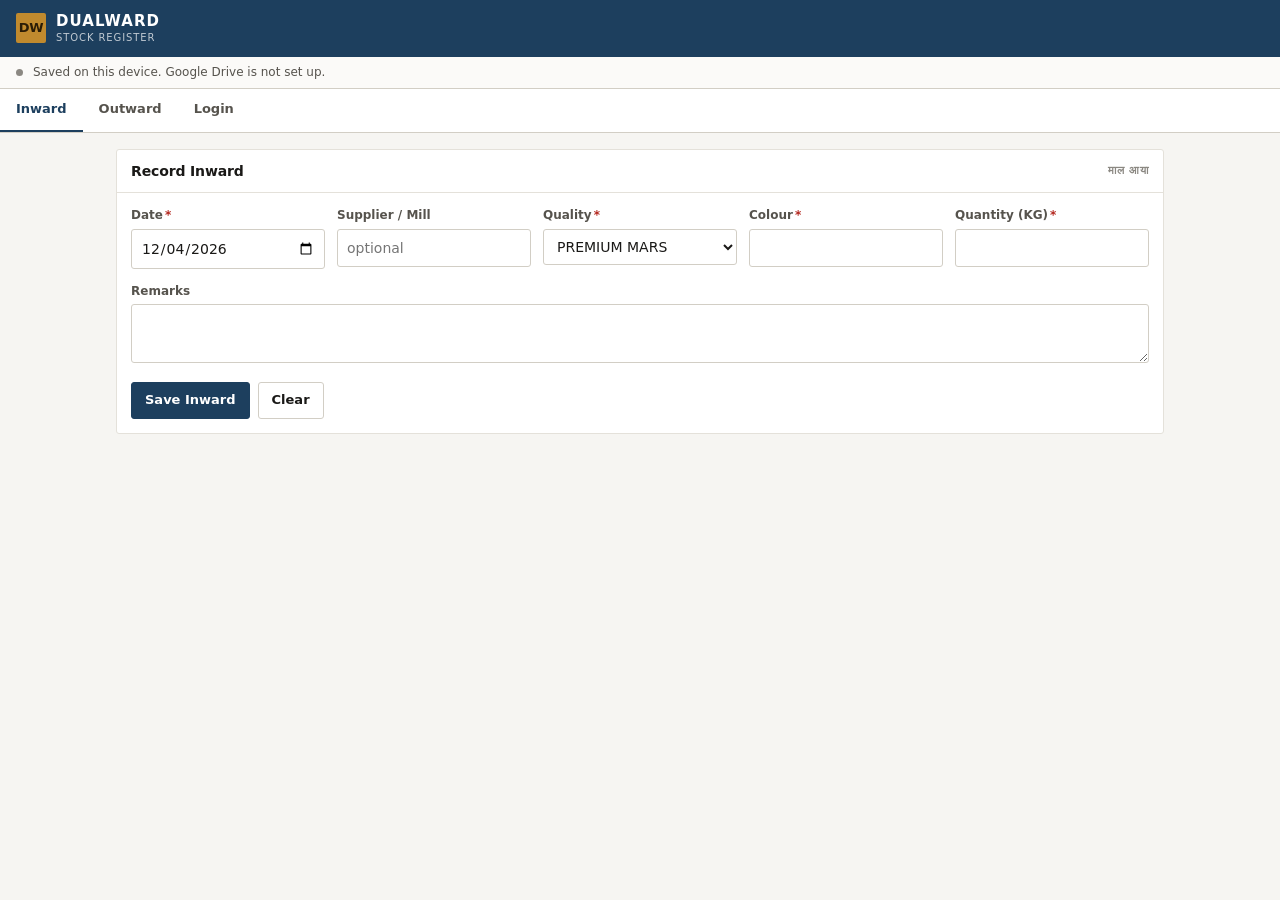
<file: index.html>
<!doctype html>
<html lang="en">
<head>
<meta charset="utf-8">
<meta name="viewport" content="width=device-width,initial-scale=1,viewport-fit=cover">
<meta name="theme-color" content="#1d3f5e">
<meta name="description" content="Dualward - inward and outward stock register for quality, colour and quantity.">
<title>Dualward — Stock Register</title>
<link rel="icon" href="data:image/svg+xml,<svg xmlns='http://www.w3.org/2000/svg' viewBox='0 0 16 16'><rect width='16' height='16' rx='2' fill='%231d3f5e'/><path d='M3 4.5h10M3 8h10M3 11.5h6' stroke='white' stroke-width='1.4' stroke-linecap='round'/></svg>">
<link rel="stylesheet" href="css/app.css">
<style id="pageRule">@page{size:A5 portrait;margin:10mm}</style>
</head>

<body>

<!-- =========================== APP =========================== -->
<div id="app" hidden>

<header class="topbar">
  <div class="brand">
    <span class="mark">DW</span>
    <span><span class="brand-name">DUALWARD</span><span class="brand-sub">Stock Register</span></span>
  </div>
  <div class="totals num">
    <div><div class="k">Received</div><div class="v" id="hdrIn">0.00</div></div>
    <div><div class="k">Issued</div><div class="v" id="hdrOut">0.00</div></div>
    <div><div class="k">Balance</div><div class="v" id="hdrBal">0.00</div></div>
  </div>
</header>

<div class="syncbar">
  <span class="dot" id="syncDot"></span>
  <span id="syncText">Saved on this device.</span>
  <span class="pending" id="syncPending" hidden></span>
  <span class="spacer"></span>
  <span class="muted" id="syncLast"></span>
  <button class="btn btn-sm" type="button" id="syncBtn" hidden>Connect Google Drive</button>
</div>

<nav class="tabs" role="tablist">
  <button role="tab" data-view="inward"  aria-selected="true">Inward</button>
  <button role="tab" data-view="outward" aria-selected="false">Outward</button>
  <button role="tab" data-view="stock"   data-owner="1" aria-selected="false" hidden>Stock</button>
  <button role="tab" data-view="reports" data-owner="1" aria-selected="false" hidden>Reports</button>
  <button role="tab" data-view="history" data-owner="1" aria-selected="false" hidden>History</button>
  <button role="tab" data-view="setup"   data-owner="1" aria-selected="false" hidden>Setup</button>
  <button role="tab" data-view="login"   aria-selected="false">Login</button>
</nav>

<main>
  <div id="storageWarn" class="notice notice-bad" hidden></div>

  <!-- ---------------- INWARD ---------------- -->
  <section class="view" id="view-inward">
    <form class="panel" id="inForm">
      <div class="panel-head"><h2>Record Inward</h2><span class="eyebrow spacer" lang="hi">माल आया</span></div>
      <div class="panel-body">
        <div class="grid">
          <div><label for="inDate" class="req">Date</label><input id="inDate" type="date" required></div>
          <div><label for="inParty">Supplier / Mill</label><input id="inParty" list="partyList" autocomplete="off" placeholder="optional"></div>
          <div><label for="inQuality" class="req">Quality</label><select id="inQuality" required></select></div>
          <div>
            <label for="inColour" class="req">Colour</label>
            <input id="inColour" list="colourList" required autocomplete="off">
            <div class="hint" id="inColourHint"></div>
          </div>
          <div><label for="inQty" class="req">Quantity (KG)</label><input id="inQty" type="number" step="0.01" min="0.01" inputmode="decimal" required></div>
          <div class="grid-full"><label for="inRemarks">Remarks</label><textarea id="inRemarks" rows="2"></textarea></div>
        </div>
        <div id="inErr" class="notice notice-bad" hidden style="margin-top:12px"></div>
        <div class="btn-row" style="margin-top:14px">
          <button class="btn-primary" type="submit">Save Inward</button>
          <button class="btn" type="reset">Clear</button>
        </div>
      </div>
    </form>

  </section>

  <!-- ---------------- OUTWARD ---------------- -->
  <section class="view" id="view-outward" hidden>
    <form class="panel" id="outForm">
      <div class="panel-head"><h2>Issue Outward Slip</h2><span class="eyebrow spacer" lang="hi">माल भेजा</span></div>
      <div class="panel-body">

        <div class="slipbar">
          <div><div class="eyebrow">Slip No.</div><div class="big" id="outSlipNo">—</div></div>
          <div style="min-width:140px"><label for="outDate" class="req">Date</label><input id="outDate" type="date" required></div>
          <div style="min-width:170px;flex:1"><label for="outParty">Customer</label><input id="outParty" list="partyList" autocomplete="off" placeholder="optional"></div>
          <div style="margin-left:auto;text-align:right"><div class="eyebrow">Slip Total</div><div class="big num" id="outTotal">0.00</div></div>
        </div>

        <div id="outLines"></div>
        <div class="btn-row"><button class="btn" type="button" id="addLine">+ Add Item</button></div>

        <div id="outErr" class="notice notice-bad" hidden style="margin-top:12px"></div>
        <div class="btn-row" style="margin-top:14px">
          <button class="btn-primary" type="submit">Save Slip</button>
        </div>
      </div>
    </form>

    <div class="panel" id="lastSlipPanel" hidden>
      <div class="panel-body">
        <div class="notice notice-ok" style="margin:0">
          <strong>Slip <span id="lastSlipNo"></span> saved.</strong>
          <span class="num" id="lastSlipTotal"></span> KG.
          <div class="btn-row" style="margin-top:9px">
            <button class="btn" type="button" id="printLast">Print Slip (A5)</button>
            <button class="btn" type="button" id="printLastRoll">Print Receipt</button>
          </div>
        </div>
      </div>
    </div>

  </section>

  <!-- ---------------- STOCK ---------------- -->
  <section class="view" id="view-stock" hidden>
    <div class="panel">
      <div class="panel-head">
        <h2>Current Stock</h2>
        <div class="spacer btn-row">
          <input id="stockSearch" placeholder="Search quality or colour" style="width:200px" autocomplete="off">
          <button class="btn btn-sm" type="button" id="printStock">Print</button>
        </div>
      </div>
      <div class="tablewrap"><table id="stockTable"></table></div>
    </div>
    <p class="hint">Stock is worked out from the register, so it follows whatever is entered.
       <strong>Delete</strong> takes a whole quality and colour out of the figures &mdash; every entry behind
       that line stops counting, but all of them stay in <strong>History</strong>, so a wrong press can be
       found and the figures always add up. To change one entry rather than the whole line, use
       <strong>Correct</strong> in History.</p>
  </section>

  <!-- ---------------- REPORTS ---------------- -->
  <section class="view" id="view-reports" hidden>
    <div class="panel">
      <div class="panel-head">
        <h2>Stock Report</h2>
        <div class="spacer btn-row">
          <button class="btn btn-sm" type="button" id="printReport">Print</button>
          <button class="btn btn-sm" type="button" id="reportCsv">Export CSV</button>
        </div>
      </div>
      <div class="panel-body">
        <div class="btn-row" style="margin-bottom:12px">
          <button class="btn btn-sm" type="button" data-period="this">This Month</button>
          <button class="btn btn-sm" type="button" data-period="last">Last Month</button>
          <button class="btn btn-sm" type="button" data-period="year">This Year</button>
        </div>
        <div class="grid" style="max-width:420px">
          <div><label for="repFrom">From</label><input id="repFrom" type="date"></div>
          <div><label for="repTo">To</label><input id="repTo" type="date"></div>
        </div>
        <p class="hint" id="repCaption"></p>
        <div id="repUndated"></div>

        <div class="stats" id="repStats"></div>
      </div>
    </div>

    <div class="panel">
      <div class="panel-head"><h2>Movement by Quality</h2><span class="eyebrow spacer">Opening to closing</span></div>
      <div class="tablewrap"><table id="repRows"></table></div>
    </div>

    <div class="panel">
      <div class="panel-head"><h2>Suppliers &amp; Customers</h2><span class="eyebrow spacer">In this period</span></div>
      <div class="tablewrap"><table id="repParties"></table></div>
    </div>
  </section>

  <!-- ---------------- HISTORY ---------------- -->
  <section class="view" id="view-history" hidden>
    <div class="panel">
      <div class="panel-head"><h2>History</h2><span class="eyebrow spacer">Full register</span></div>
      <div class="panel-body">
        <div class="grid">
          <div><label for="hFrom">From</label><input id="hFrom" type="date"></div>
          <div><label for="hTo">To</label><input id="hTo" type="date"></div>
          <div><label for="hType">Type</label><select id="hType">
            <option value="">All</option><option value="IN">Inward</option><option value="OUT">Outward</option>
          </select></div>
          <div><label for="hSearch">Search</label><input id="hSearch" placeholder="quality, colour, party, slip" autocomplete="off"></div>
        </div>
        <div class="btn-row" style="margin-top:12px">
          <label style="display:flex;align-items:center;gap:6px;margin:0;font-weight:500">
            <input type="checkbox" id="hVoid" style="width:auto"> Show deleted entries
          </label>
          <span class="spacer"></span>
          <button class="btn btn-sm" type="button" id="exportCsv">Export CSV</button>
        </div>
      </div>
      <div class="tablewrap"><table id="histTable"></table></div>
    </div>
  </section>

  <!-- ---------------- SETUP ---------------- -->
  <section class="view" id="view-setup" hidden>
    <div class="panel">
      <div class="panel-head">
        <h2>Google Drive</h2>
        <span class="spacer"></span>
        <span class="dot" id="setupDot"></span>
        <span class="eyebrow" id="setupState">Not set up</span>
      </div>
      <div class="panel-body">

        <!-- shown when no Client ID has been put in js/config.js -->
        <div id="driveNotSetUp" hidden>
          <div class="notice notice-warn" style="margin-top:0">
            <strong>Google Drive is not switched on yet.</strong>
            The register is saving on this device only.
          </div>
          <p class="hint" style="margin-top:0">To switch it on, do these two things once:</p>
          <ol class="hint" style="margin:0 0 12px;padding-left:20px;line-height:1.8">
            <li>In the Google Cloud Console, create an <strong>OAuth Client ID</strong> of type
                <strong>Web application</strong>, and under <strong>Authorised JavaScript origins</strong>
                add exactly this address:
                <br><code id="originBox" style="display:inline-block;margin-top:4px;padding:3px 7px;background:#f4f3f0;border:1px solid var(--rule-mid);border-radius:2px;font-size:12px"></code>
            </li>
            <li>Paste the Client ID into <code>js/config.js</code>, on the
                <code>googleClientId</code> line, then upload that file again.</li>
          </ol>
          <p class="hint">Full steps are in <strong>README.md</strong>. The Client ID is public by design &mdash;
             it is safe in that file, because Google only accepts it from the address above.</p>
        </div>

        <!-- shown once a Client ID is present -->
        <div id="driveSetUp" hidden>
          <p class="hint" style="margin-top:0" id="driveStatusLine"></p>
          <div class="btn-row">
            <button class="btn-primary" type="button" id="driveConnect">Connect Google Drive</button>
            <button class="btn" type="button" id="driveSync">Sync now</button>
            <button class="btn" type="button" id="driveRefresh">Refresh from Drive</button>
            <button class="btn-danger" type="button" id="disconnectDrive">Disconnect</button>
          </div>
          <p class="hint" id="driveLastLine"></p>
        </div>

        <p class="hint">
          The register is always saved on this device first, so nothing is lost if Drive is unreachable.
          When connected it is also kept as one file in your Google Drive and merged with any other device
          on the same account &mdash; entries are combined, never overwritten.
          Google signs you out after about an hour; the bar at the top then says <strong>Reconnect</strong>,
          and any changes made meanwhile are kept and sent when you press it.
        </p>
      </div>
    </div>

    <div class="panel">
      <div class="panel-head"><h2>Qualities</h2></div>
      <div class="panel-body">
        <div class="btn-row" style="margin-bottom:12px">
          <input id="newQuality" placeholder="New quality name" style="max-width:260px" autocomplete="off">
          <button class="btn" type="button" id="addQuality">Add</button>
        </div>
        <div class="tablewrap"><table id="qualityTable"></table></div>
      </div>
    </div>

    <div class="panel">
      <div class="panel-head">
        <h2>Slip Numbering</h2>
        <span class="eyebrow spacer">Next slip <strong id="slipNext">&mdash;</strong></span>
      </div>
      <div class="panel-body">
        <p class="hint" style="margin-top:0">
          Outward slips are numbered in order. Restart the count when you begin a new slip book
          or a new financial year.
        </p>
        <div class="btn-row">
          <label for="slipStart" style="margin:0">Restart from</label>
          <input id="slipStart" type="number" min="1" step="1" value="1" style="width:110px">
          <button class="btn-danger" type="button" id="slipReset">Reset</button>
        </div>
        <p class="hint" id="slipWarn"></p>
      </div>
    </div>

    <div class="panel">
      <div class="panel-head">
        <h2>Printing</h2>
        <span class="eyebrow spacer">This device only</span>
      </div>
      <div class="panel-body">
        <p class="hint" style="margin-top:0">
          Which paper the <strong>Print</strong> buttons use on this computer or phone. The counter
          can print small receipts while the office prints full sheets &mdash; this choice is not
          shared with the other devices.
        </p>
        <div class="btn-row" id="paperPick"></div>
        <p class="hint" id="paperNote"></p>
        <div class="btn-row" style="margin-top:12px">
          <button class="btn" type="button" id="printSample">Print a test page</button>
        </div>
        <p class="hint">
          On a thermal printer, turn off <strong>Headers and footers</strong> in the browser's print
          box and set <strong>Margins</strong> to None, or the roll comes out with a web address
          printed across it. Set the printer's own paper width to match the choice above.
        </p>
      </div>
    </div>

    <div class="panel">
      <div class="panel-head"><h2>Backup</h2></div>
      <div class="panel-body">
        <p class="hint" style="margin-top:0">A downloaded backup is the copy that does not depend on this browser or on Google. Take one regularly.</p>
        <div class="btn-row">
          <button class="btn-primary" type="button" id="backupBtn">Download Backup</button>
          <button class="btn" type="button" id="restoreBtn">Restore from Backup</button>
          <input type="file" id="restoreFile" accept="application/json,.json" hidden>
        </div>
        <p class="hint" id="backupInfo"></p>
        <p class="hint" id="storageInfo"></p>
      </div>
    </div>

    <div class="panel">
      <div class="panel-head">
        <h2>Merge Old Entries</h2>
        <span class="eyebrow spacer" id="compactCount">&mdash;</span>
      </div>
      <div class="panel-body">
        <p class="hint" style="margin-top:0">
          Folds every entry up to a chosen date into one opening line per quality and colour.
          The stock figures do not change. It is for a register that has grown large &mdash;
          normally once a year, on the closing date of the old book.
        </p>
        <div class="notice notice-warn" style="margin:0 0 12px">
          <strong>The detail before that date is removed, not marked deleted.</strong>
          Slips from before it cannot be reprinted, and reports cannot be run for those months.
          A backup is downloaded first, and that file is the only way back.
        </div>
        <div class="grid">
          <div><label for="compactTo">Merge everything up to</label><input id="compactTo" type="date"></div>
        </div>
        <p class="hint" id="compactPreview"></p>
        <div class="btn-row" style="margin-top:12px">
          <button class="btn-danger" type="button" id="compactBtn">Merge entries up to this date</button>
        </div>
      </div>
    </div>

    <div class="panel">
      <div class="panel-head">
        <h2>Start Fresh</h2>
        <span class="eyebrow spacer" id="freshCount">&mdash;</span>
      </div>
      <div class="panel-body">
        <p class="hint" style="margin-top:0">
          Clears every entry and begins the register from nothing, with slip numbers back at 1.
          It is here for wiping out practice entries before the real register starts, or for
          opening a clean book at a new financial year.
        </p>
        <div class="notice notice-warn" style="margin:0 0 12px">
          <strong>This is the one thing in this software that truly removes entries</strong>
          rather than marking them deleted. A backup is downloaded first, and that file is the
          only way back.
        </div>
        <div class="btn-row">
          <label style="display:flex;align-items:center;gap:6px;margin:0;font-weight:500">
            <input type="checkbox" id="freshKeepQ" style="width:auto" checked> Keep the quality list
          </label>
        </div>
        <div class="btn-row" style="margin-top:12px">
          <button class="btn-danger" type="button" id="freshBtn">Clear the register</button>
        </div>
      </div>
    </div>

  </section>

  <!-- ---------------- LOGIN (owner) ---------------- -->
  <section class="view" id="view-login" hidden>
    <div class="panel">
      <div class="panel-head"><h2>Owner Login</h2><span class="eyebrow spacer" id="loginState">Locked</span></div>
      <div class="panel-body">
        <p class="hint" style="margin-top:0">
          Stock, Reports, History and Setup are for the owner only. Inward and Outward stay open
          for everyone.
        </p>

        <form id="loginAsk" hidden>
          <label for="loginPw">Owner password</label>
          <input id="loginPw" type="password" autocomplete="current-password">
          <div id="loginMsg" class="hint hint-bad" hidden></div>
          <div class="btn-row" style="margin-top:14px">
            <button class="btn-primary" type="submit">Login</button>
          </div>
        </form>

        <div id="loginDone" hidden>
          <div class="notice notice-ok" style="margin-top:0">
            <strong>Owner is logged in.</strong> It locks again after
            <span id="autoMin"></span> minutes without use.
          </div>
          <div class="btn-row">
            <button class="btn-primary" type="button" id="ownerLogout">Log out</button>
          </div>
        </div>
      </div>
    </div>
  </section>
</main>
</div>

<datalist id="colourList"></datalist>
<datalist id="partyList"></datalist>

<div class="modal" id="modal" hidden><div class="card" id="modalCard"></div></div>
<div id="toast" role="status" aria-live="polite"></div>
<div id="printArea"></div>

<!-- Google sign-in. Only used when a Client ID is set in js/config.js. -->
<script src="https://accounts.google.com/gsi/client" async defer></script>

<!-- Plain scripts, not modules, so the software also runs when the
     files are opened directly from a folder with no web server. -->
<script src="js/config.js"></script>
<script src="js/store.js"></script>
<script src="js/drive.js"></script>
<script src="js/ui.js"></script>
</body>
</html>
</file>
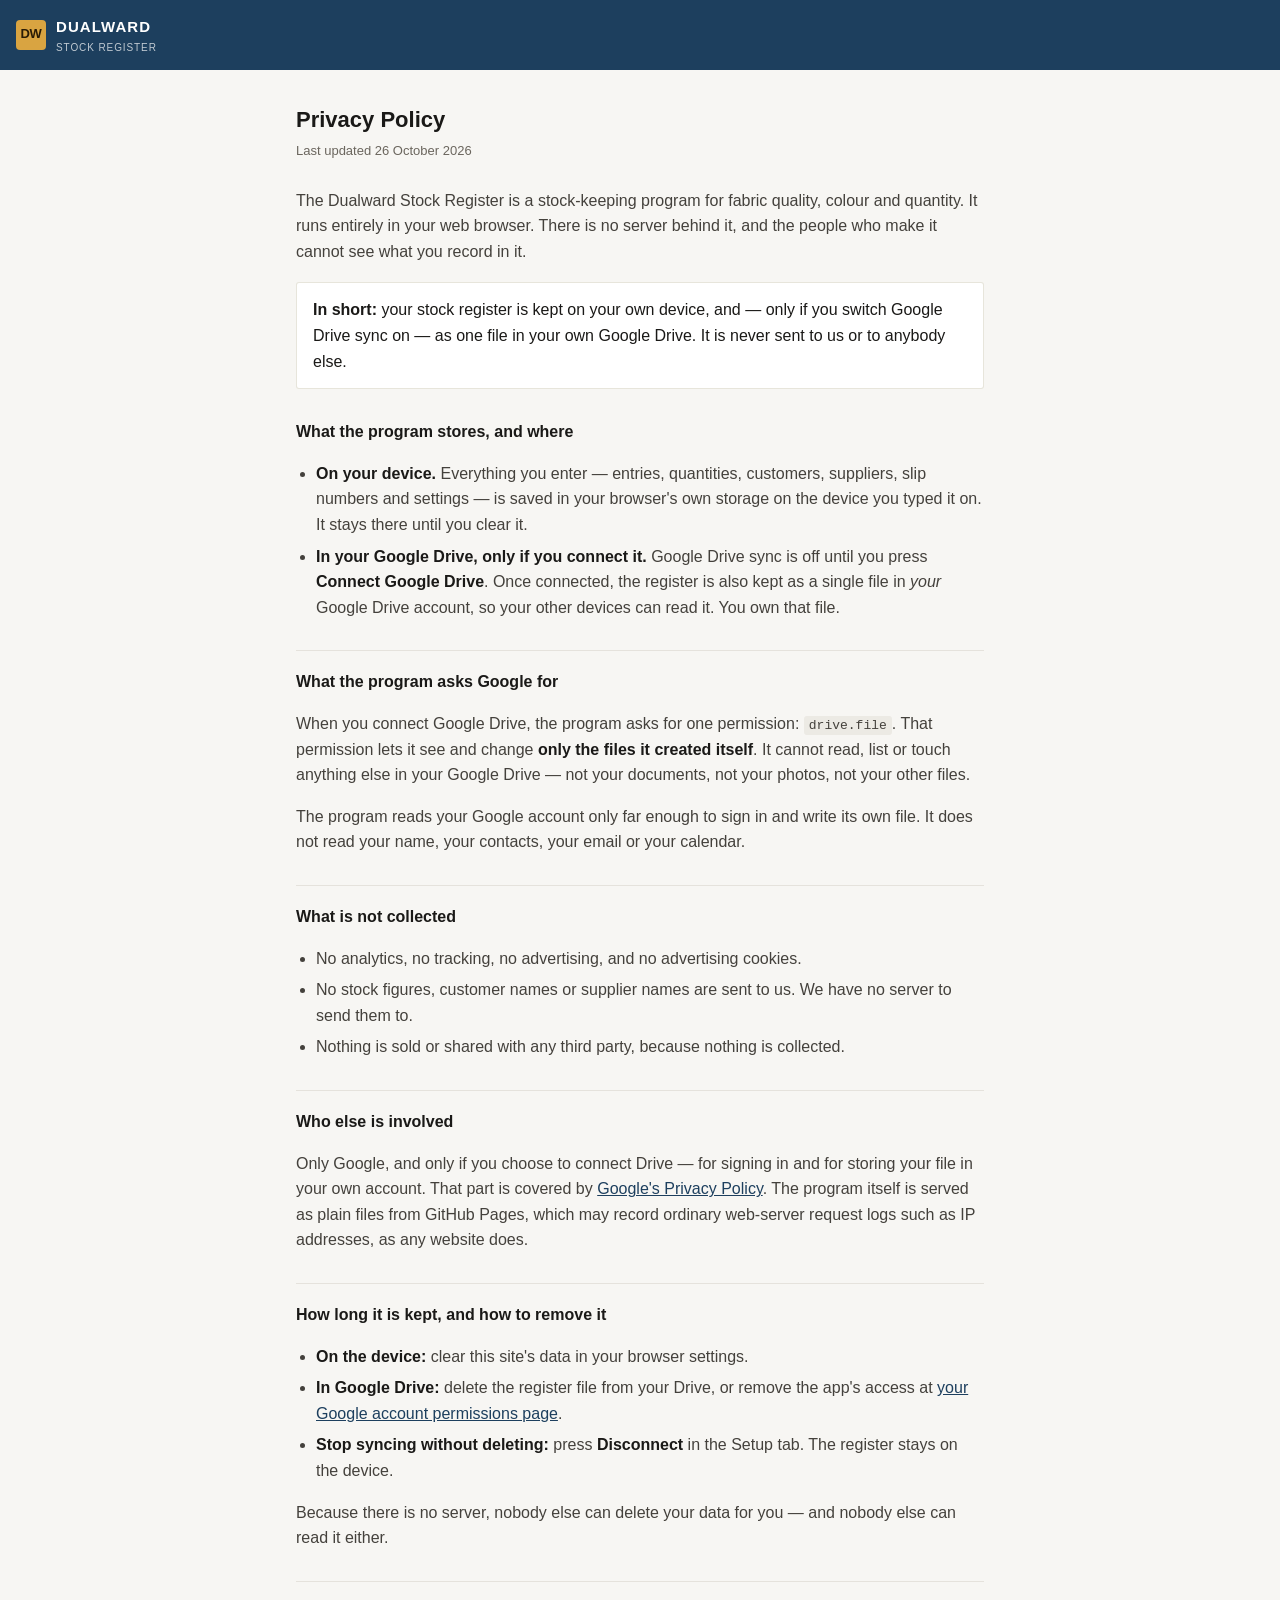
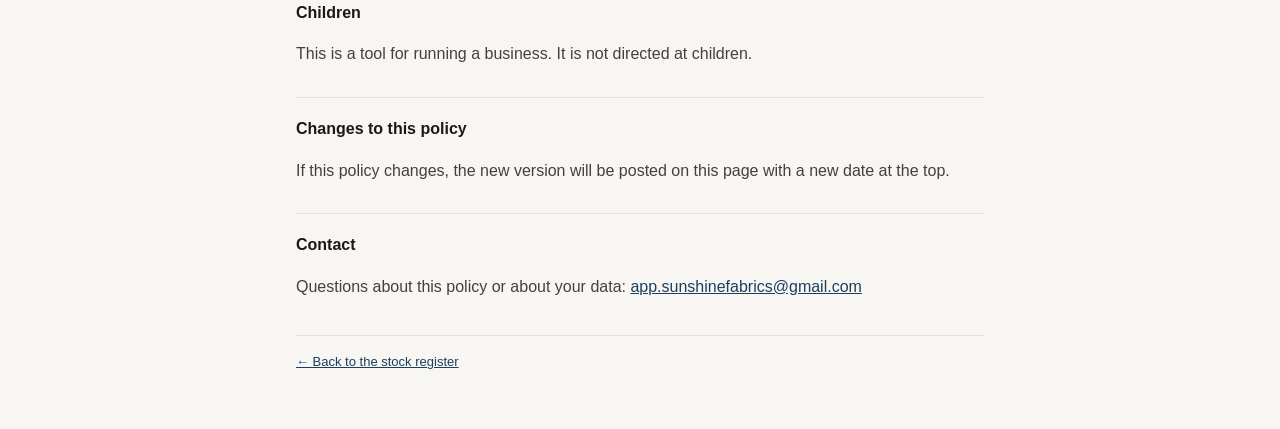
<file: privacy.html>
<!doctype html>
<html lang="en">
<head>
<meta charset="utf-8">
<meta name="viewport" content="width=device-width,initial-scale=1">
<meta name="theme-color" content="#1d3f5e">
<meta name="description" content="Privacy policy for the Dualward stock register.">
<title>Privacy Policy — Dualward Stock Register</title>
<link rel="icon" href="data:image/svg+xml,<svg xmlns='http://www.w3.org/2000/svg' viewBox='0 0 16 16'><rect width='16' height='16' rx='2' fill='%231d3f5e'/><path d='M3 4.5h10M3 8h10M3 11.5h6' stroke='white' stroke-width='1.4' stroke-linecap='round'/></svg>">
<style>
  :root{ --navy:#1d3f5e; --ink:#1a1917; --ink-2:#44413c; --ink-3:#6b665e;
         --paper:#f7f6f3; --rule:#e5e2dc; --rule-mid:#d5d1c192; }
  *{box-sizing:border-box}
  body{
    margin:0; background:var(--paper); color:var(--ink);
    font:16px/1.6 -apple-system,BlinkMacSystemFont,"Segoe UI",Roboto,Helvetica,Arial,sans-serif;
    -webkit-text-size-adjust:100%;
  }
  header{background:var(--navy); color:#fff; padding:14px 16px; display:flex; align-items:center; gap:10px}
  .mark{
    width:30px; height:30px; border-radius:4px; background:#d9a441; flex:none;
    display:flex; align-items:center; justify-content:center;
    font-weight:700; font-size:13px; color:#2a1c06; letter-spacing:-.02em
  }
  .name{font-size:15px; font-weight:600; letter-spacing:.07em; line-height:1.15}
  .sub{display:block; font-size:10px; font-weight:400; opacity:.72; letter-spacing:.09em; text-transform:uppercase}
  main{max-width:720px; margin:0 auto; padding:24px 16px 56px}
  h1{font-size:22px; margin:8px 0 4px}
  .updated{color:var(--ink-3); font-size:13px; margin:0 0 26px}
  h2{font-size:16px; margin:30px 0 8px; padding-top:18px; border-top:1px solid var(--rule)}
  h2:first-of-type{border-top:0; padding-top:0}
  p,li{color:var(--ink-2)}
  ul{padding-left:20px}
  li{margin-bottom:6px}
  strong{color:var(--ink)}
  code{background:#eceae4; padding:2px 5px; border-radius:3px; font-size:13px}
  .box{background:#fff; border:1px solid var(--rule-mid); border-radius:3px; padding:14px 16px; margin:18px 0}
  footer{border-top:1px solid var(--rule); margin-top:36px; padding-top:16px; font-size:13px; color:var(--ink-3)}
  a{color:var(--navy)}
</style>
</head>
<body>

<header>
  <span class="mark">DW</span>
  <span><span class="name">DUALWARD</span><span class="sub">Stock Register</span></span>
</header>

<main>
  <h1>Privacy Policy</h1>
  <p class="updated">Last updated 26 October 2026</p>

  <p>
    The Dualward Stock Register is a stock-keeping program for fabric quality,
    colour and quantity. It runs entirely in your web browser. There is no server behind
    it, and the people who make it cannot see what you record in it.
  </p>

  <div class="box">
    <strong>In short:</strong> your stock register is kept on your own device, and — only
    if you switch Google Drive sync on — as one file in your own Google Drive. It is never
    sent to us or to anybody else.
  </div>

  <h2>What the program stores, and where</h2>
  <ul>
    <li>
      <strong>On your device.</strong> Everything you enter — entries, quantities,
      customers, suppliers, slip numbers and settings — is saved in your browser's own
      storage on the device you typed it on. It stays there until you clear it.
    </li>
    <li>
      <strong>In your Google Drive, only if you connect it.</strong> Google Drive sync is
      off until you press <strong>Connect Google Drive</strong>. Once connected, the
      register is also kept as a single file in <em>your</em> Google Drive account, so
      your other devices can read it. You own that file.
    </li>
  </ul>

  <h2>What the program asks Google for</h2>
  <p>
    When you connect Google Drive, the program asks for one permission:
    <code>drive.file</code>. That permission lets it see and change
    <strong>only the files it created itself</strong>. It cannot read, list or touch
    anything else in your Google Drive — not your documents, not your photos, not your
    other files.
  </p>
  <p>
    The program reads your Google account only far enough to sign in and write its own
    file. It does not read your name, your contacts, your email or your calendar.
  </p>

  <h2>What is not collected</h2>
  <ul>
    <li>No analytics, no tracking, no advertising, and no advertising cookies.</li>
    <li>No stock figures, customer names or supplier names are sent to us. We have no server to send them to.</li>
    <li>Nothing is sold or shared with any third party, because nothing is collected.</li>
  </ul>

  <h2>Who else is involved</h2>
  <p>
    Only Google, and only if you choose to connect Drive — for signing in and for storing
    your file in your own account. That part is covered by
    <a href="https://policies.google.com/privacy" rel="noopener">Google's Privacy Policy</a>.
    The program itself is served as plain files from GitHub Pages, which may record
    ordinary web-server request logs such as IP addresses, as any website does.
  </p>

  <h2>How long it is kept, and how to remove it</h2>
  <ul>
    <li><strong>On the device:</strong> clear this site's data in your browser settings.</li>
    <li><strong>In Google Drive:</strong> delete the register file from your Drive, or
        remove the app's access at
        <a href="https://myaccount.google.com/permissions" rel="noopener">your Google account permissions page</a>.</li>
    <li><strong>Stop syncing without deleting:</strong> press <strong>Disconnect</strong>
        in the Setup tab. The register stays on the device.</li>
  </ul>
  <p>
    Because there is no server, nobody else can delete your data for you — and nobody else
    can read it either.
  </p>

  <h2>Children</h2>
  <p>This is a tool for running a business. It is not directed at children.</p>

  <h2>Changes to this policy</h2>
  <p>
    If this policy changes, the new version will be posted on this page with a new date at
    the top.
  </p>

  <h2>Contact</h2>
  <p>
    Questions about this policy or about your data:
    <a href="mailto:app.sunshinefabrics@gmail.com">app.sunshinefabrics@gmail.com</a>
  </p>

  <footer>
    <a href="./">&larr; Back to the stock register</a>
  </footer>
</main>

</body>
</html>
</file>
<file: css/app.css>
/* ------------------------------------------------------------------
   Dualward - stock register

   The look is a paper register rather than a dashboard: warm paper
   ground, hairline rules, square-ish corners, and colour used only
   where it carries meaning (received / issued / shortage). Figures
   are set in tabular numerals so KG columns line up digit over digit.
------------------------------------------------------------------ */
:root{
  --paper:#f6f5f2;
  --card:#ffffff;
  --ink:#1a1917;
  --ink-2:#56534d;
  --ink-3:#8b8882;
  --rule:#e4e1da;
  --rule-mid:#d2cec5;
  --rule-dark:#b4afa4;
  --navy:#1d3f5e;
  --navy-dark:#16324a;
  --navy-wash:#eef2f6;
  --gold:#c08a2e;
  --in:#2f6b47;
  --in-wash:#edf4ef;
  --out:#9c4a2f;
  --out-wash:#f8efeb;
  --danger:#b3261e;
  --danger-wash:#fbeeed;
  --warn:#8a6116;
  --warn-wash:#fdf5e4;
  --sans:ui-sans-serif,system-ui,-apple-system,"Segoe UI",Roboto,"Helvetica Neue",Arial,sans-serif;
  --r:3px;
}
*{box-sizing:border-box}
html,body{margin:0;padding:0}
body{
  font-family:var(--sans); font-size:14px; line-height:1.45;
  color:var(--ink); background:var(--paper); -webkit-text-size-adjust:100%;
}
.num{font-variant-numeric:tabular-nums;font-feature-settings:"tnum" 1}
h1,h2,h3{margin:0;font-weight:600;letter-spacing:-0.01em}
:focus-visible{outline:2px solid var(--navy);outline-offset:1px}

/* ---------- controls ---------- */
button{font:inherit;cursor:pointer;border-radius:var(--r);border:1px solid transparent;padding:8px 13px;font-weight:600;font-size:13px}
button:disabled{opacity:.45;cursor:not-allowed}
.btn-primary{background:var(--navy);color:#fff;border-color:var(--navy)}
.btn-primary:hover:not(:disabled){background:var(--navy-dark)}
.btn{background:#fff;color:var(--ink);border-color:var(--rule-mid)}
.btn:hover:not(:disabled){background:#faf9f7;border-color:var(--rule-dark)}
.btn-danger{background:#fff;color:var(--danger);border-color:#e2bbb8}
.btn-danger:hover:not(:disabled){background:var(--danger-wash)}
.btn-link{background:none;border:none;color:var(--navy);padding:4px 6px;text-decoration:underline;text-underline-offset:2px;font-weight:600}
.btn-sm{padding:5px 9px;font-size:12px}
.btn-row{display:flex;gap:8px;flex-wrap:wrap;align-items:center}

label{display:block;font-size:12px;font-weight:600;color:var(--ink-2);margin-bottom:4px}
input,select,textarea{
  font:inherit;width:100%;padding:8px 9px;color:var(--ink);background:#fff;
  border:1px solid var(--rule-mid);border-radius:var(--r);
}
input:focus,select:focus,textarea:focus{border-color:var(--navy);outline:2px solid var(--navy-wash);outline-offset:0}
input[type=number]{font-variant-numeric:tabular-nums}
textarea{resize:vertical;min-height:38px}
.hint{font-size:12px;color:var(--ink-3);margin-top:4px}
.hint-warn{color:var(--warn)}
.hint-bad{color:var(--danger);font-weight:600}
.hint-ok{color:var(--in)}
.req::after{content:"*";color:var(--danger);margin-left:2px}

/* ---------- masthead ---------- */
.topbar{background:var(--navy);color:#fff;padding:11px 16px;display:flex;gap:16px;align-items:center;flex-wrap:wrap}
.brand{display:flex;align-items:center;gap:10px;min-width:0}
.mark{
  width:30px;height:30px;flex:none;border-radius:2px;background:var(--gold);
  display:flex;align-items:center;justify-content:center;
  font-weight:700;font-size:13px;color:#2a1c06;letter-spacing:-.02em
}
.brand-name{font-size:15px;font-weight:600;letter-spacing:.07em;line-height:1.15}
.brand-sub{display:block;font-size:10px;font-weight:400;opacity:.72;letter-spacing:.09em;text-transform:uppercase}
.totals{margin-left:auto;display:flex;gap:22px}
.totals div{text-align:right}
.totals .k{font-size:10px;text-transform:uppercase;letter-spacing:.07em;opacity:.72}
.totals .v{font-size:16px;font-weight:600;font-variant-numeric:tabular-nums;line-height:1.25}
.totals .v.neg{color:#ffb4ae}

/* ---------- sync strip ---------- */
.syncbar{
  display:flex;align-items:center;gap:10px;flex-wrap:wrap;
  padding:7px 16px;font-size:12px;background:#fbfaf8;border-bottom:1px solid var(--rule-mid);color:var(--ink-2)
}
.dot{width:7px;height:7px;border-radius:50%;flex:none;background:var(--ink-3)}
.dot.ok{background:var(--in)}
.dot.warn{background:var(--warn)}
.dot.bad{background:var(--danger)}
.dot.busy{background:var(--navy);animation:pulse 1s ease-in-out infinite}
@keyframes pulse{0%,100%{opacity:1}50%{opacity:.3}}
.syncbar .spacer{margin-left:auto}
.pending{font-weight:600;color:var(--warn)}

/* ---------- tabs ---------- */
.tabs{background:#fff;border-bottom:1px solid var(--rule-mid);display:flex;overflow-x:auto;position:sticky;top:0;z-index:20}
.tabs button{
  border:none;background:none;border-radius:0;padding:11px 16px;color:var(--ink-2);
  border-bottom:2px solid transparent;white-space:nowrap;font-size:13px
}
.tabs button:hover{color:var(--ink);background:#faf9f7}
.tabs button[aria-selected=true]{color:var(--navy);border-bottom-color:var(--navy)}

main{max-width:1080px;margin:0 auto;padding:16px}
@media(max-width:600px){main{padding:12px}}

/* ---------- phones and tablets ----------
   A touch browser zooms the whole page in whenever a field smaller
   than 16px is tapped, and does not zoom back out. On a day of
   entering slips that is unusable, so on a touch screen the fields
   are the size the browser is happy with. */
@media(pointer:coarse){
  input,select,textarea{font-size:16px;padding:10px}
  button{padding:10px 14px;font-size:14px}
  .btn-sm{padding:7px 11px;font-size:13px}
  .tabs button{padding-top:13px;padding-bottom:13px}   /* a thumb-sized target */
}
/* all seven tabs should fit a narrow phone rather than run off the edge */
@media(max-width:430px){
  .tabs button{padding-left:7px;padding-right:7px;font-size:12px}
}
.tabs button[hidden]{display:none}
.totals[hidden]{display:none}
.view[hidden]{display:none}

.panel{background:var(--card);border:1px solid var(--rule);border-radius:var(--r);margin-bottom:14px}
.panel-head{padding:11px 14px;border-bottom:1px solid var(--rule);display:flex;align-items:center;gap:10px;flex-wrap:wrap}
.panel-head h2{font-size:14px}
.panel-head .spacer{margin-left:auto}
.panel-body{padding:14px}
.eyebrow{font-size:11px;font-weight:600;letter-spacing:.08em;text-transform:uppercase;color:var(--ink-3)}

.grid{display:grid;gap:12px;grid-template-columns:repeat(auto-fit,minmax(170px,1fr))}
.grid-full{grid-column:1/-1}

/* ---------- tables ---------- */
.tablewrap{overflow-x:auto;-webkit-overflow-scrolling:touch}
table{width:100%;border-collapse:collapse;font-size:13px}
th{
  text-align:left;font-size:11px;letter-spacing:.06em;text-transform:uppercase;
  color:var(--ink-3);font-weight:600;padding:8px 10px;
  border-bottom:1px solid var(--rule-dark);white-space:nowrap;background:#fff
}
td{padding:8px 10px;border-bottom:1px solid var(--rule);vertical-align:top}
tbody tr:last-child td{border-bottom:none}
tbody tr:hover{background:#fbfaf8}
.r{text-align:right;font-variant-numeric:tabular-nums;white-space:nowrap}
tfoot td{border-top:1px solid var(--rule-dark);border-bottom:none;font-weight:600;background:#fbfaf8}
.neg{color:var(--danger);font-weight:600}
.muted{color:var(--ink-3)}
.voided td{color:var(--ink-3)}
.voided .strike{text-decoration:line-through}

.chip{display:inline-block;font-size:10px;font-weight:700;letter-spacing:.05em;padding:2px 6px;border-radius:2px;text-transform:uppercase;white-space:nowrap}
.chip-in{background:var(--in-wash);color:var(--in)}
.chip-out{background:var(--out-wash);color:var(--out)}
.chip-void{background:#efedea;color:var(--ink-3)}
.chip-forced{background:var(--warn-wash);color:var(--warn)}
.chip-corr{background:var(--navy-wash);color:var(--navy)}

.empty{padding:26px 14px;text-align:center;color:var(--ink-3);font-size:13px}

/* ---------- report figures ---------- */
.stats{display:grid;gap:10px;grid-template-columns:repeat(auto-fit,minmax(150px,1fr));margin-top:14px}
.stat{border:1px solid var(--rule);border-radius:var(--r);padding:11px 13px;background:#fcfbf9}
.stat .k{font-size:10px;font-weight:600;letter-spacing:.07em;text-transform:uppercase;color:var(--ink-3)}
.stat .v{font-size:21px;font-weight:600;font-variant-numeric:tabular-nums;line-height:1.25;margin-top:3px}
.stat .u{font-size:11px;font-weight:500;color:var(--ink-3);margin-left:3px}
.stat .d{font-size:11px;margin-top:3px;font-variant-numeric:tabular-nums}
.stat.in  .v{color:var(--in)}
.stat.out .v{color:var(--out)}
.stat.close{background:var(--navy-wash);border-color:#d8e1ea}
.stat.close .v{color:var(--navy)}
.stat .v.neg{color:var(--danger)}
.up{color:var(--in)}
.down{color:var(--out)}
.flat{color:var(--ink-3)}

/* ---------- outward slip ---------- */
.line{border:1px solid var(--rule);border-radius:var(--r);padding:12px;margin-bottom:10px;background:#fcfbf9}
.line-head{display:flex;align-items:center;gap:8px;margin-bottom:10px}
.line-no{font-size:11px;font-weight:700;color:var(--ink-3);letter-spacing:.06em}
.slipbar{display:flex;gap:18px;align-items:flex-end;flex-wrap:wrap;padding:12px 14px;background:var(--navy-wash);border:1px solid #d8e1ea;border-radius:var(--r);margin-bottom:12px}
.slipbar .big{font-size:22px;font-weight:600;font-variant-numeric:tabular-nums;line-height:1.1}

/* ---------- notices ---------- */
.notice{padding:10px 13px;border-radius:var(--r);font-size:13px;margin-bottom:12px;border:1px solid}
.notice-bad{background:var(--danger-wash);border-color:#e8c4c1;color:#7f1b15}
.notice-warn{background:var(--warn-wash);border-color:#ecdcb4;color:#6d4d11}
.notice-ok{background:var(--in-wash);border-color:#c5dccd;color:#1f4b31}
.notice ul{margin:6px 0 0;padding-left:18px}

#toast{position:fixed;left:50%;bottom:22px;transform:translateX(-50%) translateY(8px);z-index:400;
  background:var(--ink);color:#fff;padding:10px 16px;border-radius:var(--r);font-size:13px;font-weight:500;
  opacity:0;pointer-events:none;transition:opacity .16s,transform .16s;max-width:90vw}
#toast.show{opacity:1;transform:translateX(-50%) translateY(0)}

/* ---------- lock ---------- */
#lock{position:fixed;inset:0;background:var(--paper);z-index:500;display:flex;align-items:center;justify-content:center;padding:20px}
#lock[hidden]{display:none}   /* an ID rule outranks the UA [hidden] rule, so state it here */
#lock .card{background:#fff;border:1px solid var(--rule-mid);border-radius:var(--r);padding:26px;max-width:340px;width:100%}
#lock .brand{justify-content:flex-start;margin-bottom:14px}
#lock .brand-name,#lock .brand-sub{color:var(--ink)}
#lock .brand-sub{opacity:.6}
#lock p{margin:0 0 16px;font-size:13px;color:var(--ink-2)}

/* ---------- modal ---------- */
.modal{position:fixed;inset:0;background:rgba(26,25,23,.4);z-index:300;display:flex;align-items:center;justify-content:center;padding:16px}
.modal[hidden]{display:none}
.modal .card{background:#fff;border-radius:var(--r);max-width:440px;width:100%;max-height:86vh;overflow:auto}
.modal .card h2{font-size:14px}

/* ---------- print ---------- */
#printArea{display:none}
@media print{
  body{background:#fff}
  body>*{display:none!important}
  #printArea{display:block!important}
}
.slip{font-size:11px;color:#000}
.slip h2{text-align:center;font-size:15px;letter-spacing:.08em;text-transform:uppercase;margin-bottom:1px}
.slip .sub{text-align:center;font-size:10px;color:#444;margin-bottom:10px;letter-spacing:.04em}
.slip .meta{display:flex;justify-content:space-between;gap:12px;font-size:11px;margin-bottom:6px}
.slip table{width:100%;border-collapse:collapse;font-size:11px;margin-top:6px}
.slip th,.slip td{border:1px solid #666;padding:5px 6px;text-align:left}
.slip th{background:#eee;font-size:10px;text-transform:uppercase;letter-spacing:.04em;color:#000}
.slip .r{text-align:right;font-variant-numeric:tabular-nums}
.slip .total{margin-top:10px;text-align:right;font-size:13px;font-weight:700}
.slip .sign{display:flex;justify-content:space-between;margin-top:34px;font-size:10px;color:#333}
.slip .sign span{border-top:1px solid #666;padding-top:4px;width:40%;text-align:center}

/* ---------- thermal roll receipt ----------
   A receipt is set in a monospace face because the figures have to
   line up down the right edge on a printer that has one font and no
   hairlines worth the name. Borders are dashed rules, which is what
   thermal heads print cleanly. Widths are the paper, less the few
   millimetres no thermal printer can reach at each edge. */
#printArea.roll-80{width:80mm;padding:2mm 3mm;font-size:11px}
#printArea.roll-58{width:58mm;padding:2mm;font-size:9.5px}
.roll{font-family:"Consolas",ui-monospace,"DejaVu Sans Mono","Courier New",monospace;
      color:#000;line-height:1.35;letter-spacing:0}
.roll .shop{text-align:center;font-weight:700;font-size:1.25em;letter-spacing:.05em}
.roll .kind{text-align:center;font-size:.82em;letter-spacing:.1em;text-transform:uppercase}
.roll hr{border:0;border-top:1px dashed #000;margin:4px 0}
.roll .row{display:flex;justify-content:space-between;gap:8px}
.roll .item{margin:4px 0}
.roll .item .nm{font-weight:700}
.roll .item .qt{display:flex;justify-content:space-between;gap:8px;padding-left:9px}
.roll .sum{display:flex;justify-content:space-between;font-weight:700;font-size:1.15em}
.roll .mid{text-align:center}
.roll .sml{font-size:.82em}
.roll .gone{text-decoration:line-through}
.roll .sg{margin-top:20px;text-align:center;font-size:.82em}
.roll .sg i{display:block;border-top:1px solid #000;margin:0 12% 3px}
</file>
